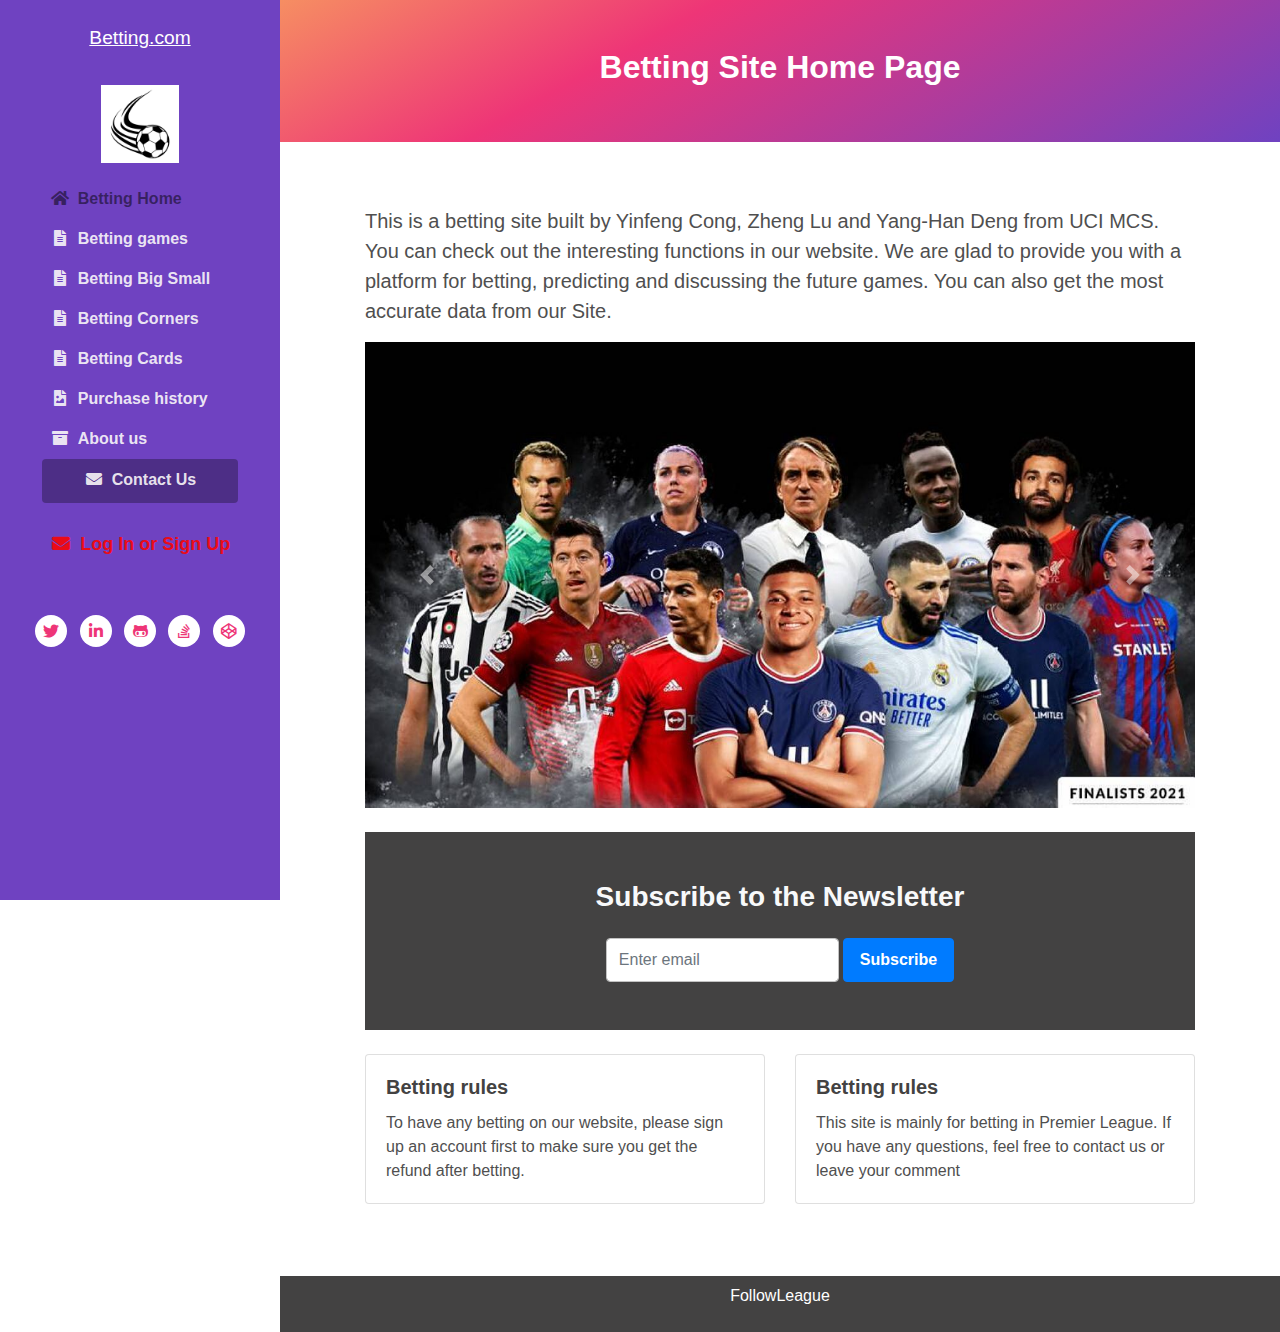
<file: betting-site-28081ba446a0c5a3f91df7e27feb648546dd22d2/index.html>
<!DOCTYPE html>
<html lang="en"> 
<head>
    <title>Betting Website</title>
    <!-- Meta -->
    <meta charset="utf-8">
    <meta http-equiv="X-UA-Compatible" content="IE=edge">
    <meta name="viewport" content="width=device-width, initial-scale=1.0">
    <meta name="description" content="Betting Website">
    <meta name="author" content="https://www.youtube.com/premierleague">    
    <link rel="shortcut icon" href="images/soccer_ball.jpg"> 
    
    <!-- FontAwesome CSS-->
	<link rel="stylesheet" href="https://cdnjs.cloudflare.com/ajax/libs/font-awesome/5.13.0/css/all.min.css">
	<!-- Bootstrap CSS-->
	<link rel="stylesheet" href="https://stackpath.bootstrapcdn.com/bootstrap/4.4.1/css/bootstrap.min.css" integrity="sha384-Vkoo8x4CGsO3+Hhxv8T/Q5PaXtkKtu6ug5TOeNV6gBiFeWPGFN9MuhOf23Q9Ifjh" crossorigin="anonymous">  
	<!-- Theme CSS -->
	<link rel="stylesheet" href="css/style.css">

</head> 

<body>
    
    <header class="header text-center">	    
	    <a class="site-title pt-lg-4 mb-0" href="index.html">Betting.com</a>
        
	    <nav class="navbar navbar-expand-lg navbar-dark" >
           
			<button class="navbar-toggler" type="button" data-toggle="collapse" data-target="#navigation" aria-controls="navigation" aria-expanded="false" aria-label="Toggle navigation">
			<span class="navbar-toggler-icon"></span>
			</button>

			<div id="navigation" class="collapse navbar-collapse flex-column" >
				<img class="mb-3 mx-auto logo" src="images/soccer_ball.jpg" alt="logo" >			
				
				<ul class="navbar-nav flex-column text-sm-center text-md-left">
					<li class="nav-item active">
					    <a class="nav-link" href="index.html"><i class="fas fa-home fa-fw mr-2"></i>Betting Home <span class="sr-only">(current)</span></a>
					</li>
					<li class="nav-item">
					    <a class="nav-link" href="post.html" onclick="return winorloss()"><i class="fas fa-file-alt fa-fw mr-2"></i>Betting games</a>
					</li>
					<li class="nav-item">
						<a class="nav-link" href="bigsmall.html" onclick="return bigsmall()"><i class="fas fa-file-alt fa-fw mr-2"></i>Betting Big Small</a>
					</li>
					<li class="nav-item">
						<a class="nav-link" href="corner.html" onclick="return corner()"><i class="fas fa-file-alt fa-fw mr-2"></i>Betting Corners</a>
					</li>
					<li class="nav-item">
						<a class="nav-link" href="card.html" onclick="return card()"><i class="fas fa-file-alt fa-fw mr-2"></i>Betting Cards</a>
					</li>
					<li class="nav-item">
						<a class="nav-link" href="page.html" id="purchase_history" onclick="return history()"><i class="fas fa-file-image fa-fw mr-2"></i>Purchase history</a>
					</li>
					<li class="nav-item">
					    <a class="nav-link" href="archive.html"><i class="fas fa-archive fa-fw mr-2"></i>About us</a>
					</li>
					<li class="nav-item">
					    <a class="nav-link btn btn-primary" href="contact.html"><i class="fas fa-envelope fa-fw mr-2"></i>Contact Us</a>
					</li>
					<li class="nav-item" id="login_page">
                        <a class="nav-link" id="login-page" href="login.html"><i class = "fas fa-envelope fa-fw mr-2"></i>Log In or Sign Up</a>
                    </li>
				</ul>
				<hr>
				<ul class="social-list list-inline py-3 mx-auto">
					<li class="list-inline-item"><a href="#"><i class="fab fa-twitter fa-fw"></i></a></li>
					<li class="list-inline-item"><a href="#"><i class="fab fa-linkedin-in fa-fw"></i></a></li>
					<li class="list-inline-item"><a href="#"><i class="fab fa-github-alt fa-fw"></i></a></li>
					<li class="list-inline-item"><a href="#"><i class="fab fa-stack-overflow fa-fw"></i></a></li>
					<li class="list-inline-item"><a href="#"><i class="fab fa-codepen fa-fw"></i></a></li>
				</ul>

			</div>
		</nav>
    </header>
    
    <div class="main-wrapper">
	    <header class="page-title theme-bg-light text-center gradient py-5">
			<h1 class="heading">Betting Site Home Page</h1>
		</header>
		<article class="content px-3 py-5 p-md-5">
	    <div class='container'>
			<p class="mt-3 lead">This is a betting site built by Yinfeng Cong, Zheng Lu and Yang-Han Deng from UCI MCS. You can check out the interesting functions in our website. We are glad to provide you with a platform for betting, predicting and discussing the future games. You can also get the most accurate data from our Site.</p>

			<div id="carouselExampleControls" class="carousel slide" data-ride="carousel">
				<div class="carousel-inner">
				  <div class="carousel-item active">
					<img src="images/slider2.jpg" class="d-block w-100" alt="1">
				  </div>
				  <div class="carousel-item">
					<img src="images/slider1.jpg" class="d-block w-100" alt="2">
				  </div>
				  <div class="carousel-item">
					<img src="images/slider3.jpg" class="d-block w-100" alt="3">
				  </div>
				</div>
				<a class="carousel-control-prev" href="#carouselExampleControls" role="button" data-slide="prev">
				  <span class="carousel-control-prev-icon" aria-hidden="true"></span>
				  <span class="sr-only">Previous</span>
				</a>
				<a class="carousel-control-next" href="#carouselExampleControls" role="button" data-slide="next">
				  <span class="carousel-control-next-icon" aria-hidden="true"></span>
				  <span class="sr-only">Next</span>
				</a>
			  </div>
			  <section class="theme-bg-dark py-5 mt-4 text-center">
				<h3 class='text-light d-block'>Subscribe to the Newsletter</h3>
			    <form class="signup-form form-inline justify-content-center pt-3">
                    <div class="form-group">
                        <label class="sr-only" for="semail">Your email</label>
                        <input type="email" id="semail" name="semail1" class="form-control mr-md-1 semail" placeholder="Enter email">
                    </div>
                    <button type="submit" class="btn btn-primary">Subscribe</button>
                </form>
				</section>
			<div class="row row-cols-1 mt-4 row-cols-md-2">
				<div class="col mb-4">
				  <div class="card">
					<div class="card-body">
					  <h5 class="card-title">Betting rules</h5>
					  <p class="card-text">To have any betting on our website, please sign up an account first to make sure you get the refund after betting.</p>
					</div>
				  </div>
				</div>
				<div class="col mb-4">
				  <div class="card">
					<div class="card-body">
					  <h5 class="card-title">Betting rules</h5>
					  <p class="card-text">This site is mainly for betting in Premier League. If you have any questions, feel free to contact us or leave your comment</p>
					</div>
				  </div>
				</div>
		</div>
	    </article>
	    <footer class="footer text-center py-2 theme-bg-dark">
		   
            <p class="copyright"><a href="https://www.youtube.com/premierleague">FollowLeague</a></p>
		   
	    </footer>
    
    </div>
    
    
    <!-- Bootstrap Javascript -->          
	<script src="https://code.jquery.com/jquery-3.4.1.slim.min.js" integrity="sha384-J6qa4849blE2+poT4WnyKhv5vZF5SrPo0iEjwBvKU7imGFAV0wwj1yYfoRSJoZ+n" crossorigin="anonymous"></script>
	<script src="https://cdn.jsdelivr.net/npm/popper.js@1.16.0/dist/umd/popper.min.js" integrity="sha384-Q6E9RHvbIyZFJoft+2mJbHaEWldlvI9IOYy5n3zV9zzTtmI3UksdQRVvoxMfooAo" crossorigin="anonymous"></script>
	<script src="https://stackpath.bootstrapcdn.com/bootstrap/4.4.1/js/bootstrap.min.js" integrity="sha384-wfSDF2E50Y2D1uUdj0O3uMBJnjuUD4Ih7YwaYd1iqfktj0Uod8GCExl3Og8ifwB6" crossorigin="anonymous"></script>
	<script src="js/main.js"></script>
	<script>
		const result = document.cookie.match(/authorization=(\w+)/);
        if(result[1] == 'success'){
        	var log_message = document.getElementById('login-page');
            log_message.innerText = 'Log Out';
        }
	</script>

</body>
</html>
</file>
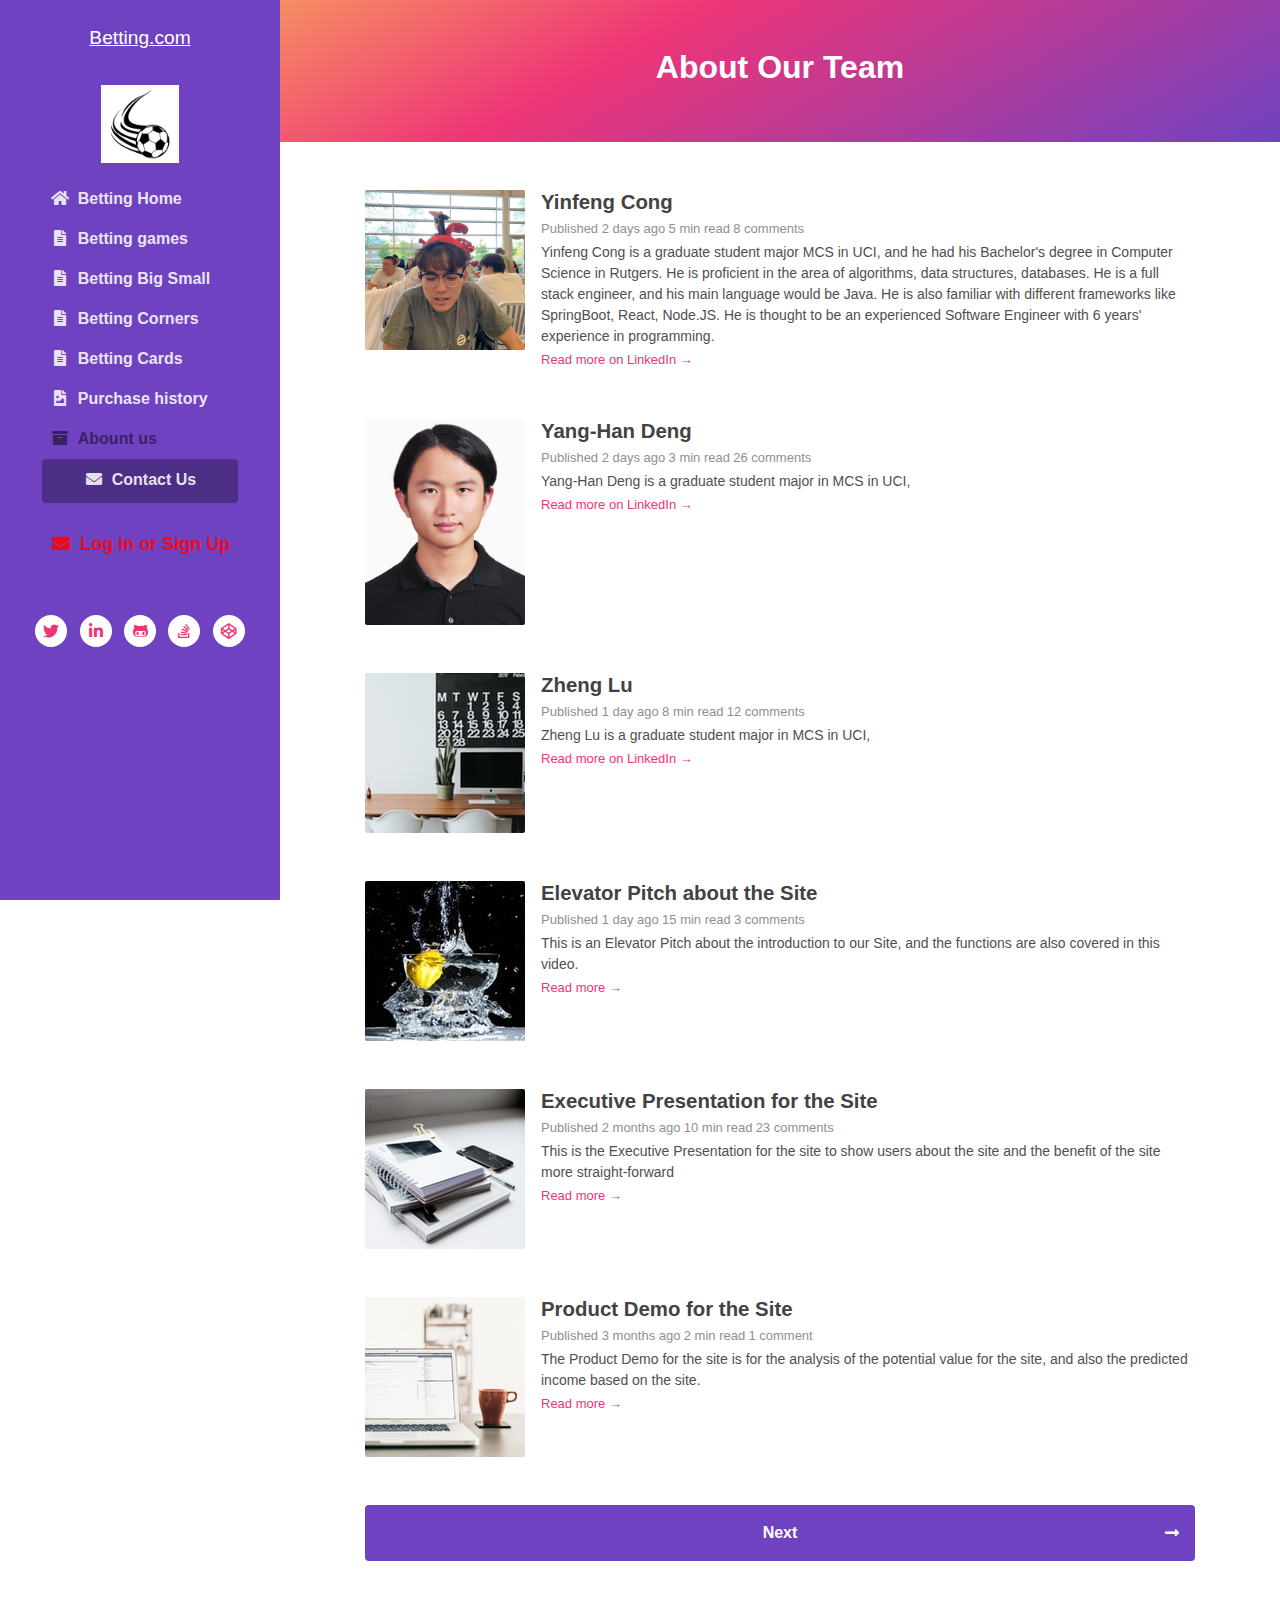
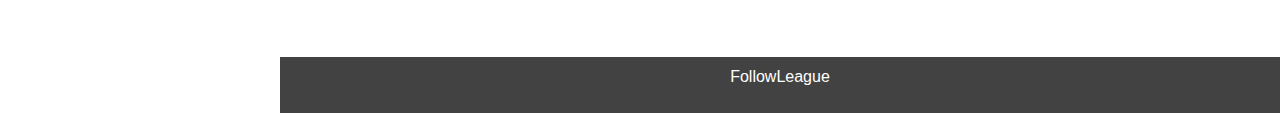
<file: betting-site-28081ba446a0c5a3f91df7e27feb648546dd22d2/archive.html>
<!DOCTYPE html>
<html lang="en"> 
<head>
    <title>Betting Website</title>
    <!-- Meta -->
    <meta charset="utf-8">
    <meta http-equiv="X-UA-Compatible" content="IE=edge">
    <meta name="viewport" content="width=device-width, initial-scale=1.0">
    <meta name="description" content="Betting Website">
    <meta name="author" content="https://www.youtube.com/premierleague">    
    <link rel="shortcut icon" href="images/soccer_ball.jpg"> 
    
    <!-- FontAwesome CSS-->
	<link rel="stylesheet" href="https://cdnjs.cloudflare.com/ajax/libs/font-awesome/5.13.0/css/all.min.css">
	<!-- Bootstrap CSS-->
	<link rel="stylesheet" href="https://stackpath.bootstrapcdn.com/bootstrap/4.4.1/css/bootstrap.min.css" integrity="sha384-Vkoo8x4CGsO3+Hhxv8T/Q5PaXtkKtu6ug5TOeNV6gBiFeWPGFN9MuhOf23Q9Ifjh" crossorigin="anonymous">  
	<!-- Theme CSS -->
	<link rel="stylesheet" href="css/style.css">

</head> 

<body>
    
    <header class="header text-center">	    
	    <a class="site-title pt-lg-4 mb-0" href="index.html">Betting.com</a>
        
	    <nav class="navbar navbar-expand-lg navbar-dark" >
           
			<button class="navbar-toggler" type="button" data-toggle="collapse" data-target="#navigation" aria-controls="navigation" aria-expanded="false" aria-label="Toggle navigation">
			<span class="navbar-toggler-icon"></span>
			</button>

			<div id="navigation" class="collapse navbar-collapse flex-column" >
				<img class="mb-3 mx-auto logo" src="images/soccer_ball.jpg" alt="logo" >			
				
				<ul class="navbar-nav flex-column text-sm-center text-md-left">
					<li class="nav-item">
					    <a class="nav-link" href="index.html"><i class="fas fa-home fa-fw mr-2"></i>Betting Home <span class="sr-only">(current)</span></a>
					</li>
					<li class="nav-item">
					    <a class="nav-link" href="post.html" onclick="return winorloss()"><i class="fas fa-file-alt fa-fw mr-2"></i>Betting games</a>
					</li>
					<li class="nav-item">
						<a class="nav-link" href="bigsmall.html" onclick="return bigsmall()"><i class="fas fa-file-alt fa-fw mr-2"></i>Betting Big Small</a>
					</li>
					<li class="nav-item">
						<a class="nav-link" href="corner.html" onclick="return corner()"><i class="fas fa-file-alt fa-fw mr-2"></i>Betting Corners</a>
					</li>
					<li class="nav-item">
						<a class="nav-link" href="card.html" onclick="return card()"><i class="fas fa-file-alt fa-fw mr-2"></i>Betting Cards</a>
					</li>
					<li class="nav-item">
						<a class="nav-link" href="page.html" id="purchase_history" onclick="return history()"><i class="fas fa-file-image fa-fw mr-2"></i>Purchase history</a>
					</li>
					<li class="nav-item active">
					    <a class="nav-link" href="archive.html"><i class="fas fa-archive fa-fw mr-2"></i>Abount us</a>
					</li>
					<li class="nav-item">
					    <a class="nav-link btn btn-primary" href="contact.html"><i class="fas fa-envelope fa-fw mr-2"></i>Contact Us</a>
					</li>
					<li class="nav-item" id="login_page">
                        <a class="nav-link" id="login-page" href="login.html"><i class = "fas fa-envelope fa-fw mr-2"></i>Log In or Sign Up</a>
                    </li>
				</ul>
				<hr>
				<ul class="social-list list-inline py-3 mx-auto">
					<li class="list-inline-item"><a href="#"><i class="fab fa-twitter fa-fw"></i></a></li>
					<li class="list-inline-item"><a href="#"><i class="fab fa-linkedin-in fa-fw"></i></a></li>
					<li class="list-inline-item"><a href="#"><i class="fab fa-github-alt fa-fw"></i></a></li>
					<li class="list-inline-item"><a href="#"><i class="fab fa-stack-overflow fa-fw"></i></a></li>
					<li class="list-inline-item"><a href="#"><i class="fab fa-codepen fa-fw"></i></a></li>
				</ul>

			</div>
		</nav>
    </header>
    
    <div class="main-wrapper">
	    <header class="page-title theme-bg-light text-center gradient py-5">
			<h1 class="heading">About Our Team</h1>
		</header>
	    <section class="content px-3 py-5 p-md-5">
		    <div class="container">
			    <div class="post mb-5">
				    <div class="media">
					    <img class="mr-3 img-fluid post-thumb d-none d-md-flex" src="images/thumbs/1.jpg" alt="image">
					    <div class="media-body">
						    <h3 class="title mb-1"><a href="post.html">Yinfeng Cong</a></h3>
						    <div class="meta mb-1"><span class="date">Published 2 days ago</span><span class="time">5 min read</span><span class="comment"><a href="#">8 comments</a></span></div>
						    <div class="intro">Yinfeng Cong is a graduate student major MCS in UCI, and he had his Bachelor's degree in Computer Science in Rutgers.
								He is proficient in the area of algorithms, data structures, databases. He is a full stack engineer, and his main language would be Java. He is also familiar with different frameworks like SpringBoot, React, Node.JS.
								He is thought to be an experienced Software Engineer with 6 years' experience in programming.
							</div>
						    <a class="more-link" href="https://www.linkedin.com/in/yinfengcong/">Read more on LinkedIn &rarr;</a>
					    </div><!--//media-body-->
				    </div><!--//media-->
			    </div>
			    <div class="post mb-5">
				    <div class="media">
					    <img class="mr-3 img-fluid post-thumb d-none d-md-flex" src="images/thumbs/2.jpg" alt="image">
					    <div class="media-body">
						    <h3 class="title mb-1"><a href="post.html">Yang-Han Deng</a></h3>
						    <div class="meta mb-1"><span class="date">Published 2 days ago</span><span class="time">3 min read</span><span class="comment"><a href="#">26 comments</a></span></div>
						    <div class="intro">Yang-Han Deng is a graduate student major in MCS in UCI, </div>
						    <a class="more-link" href="https://www.linkedin.com/in/yanghandeng">Read more on LinkedIn &rarr;</a>
					    </div><!--//media-body-->
				    </div><!--//media-->
			    </div>
			    
			    <div class="post mb-5">
				    <div class="media">
					    <img class="mr-3 img-fluid post-thumb d-none d-md-flex" src="images/thumbs/3.jpg" alt="image">
					    <div class="media-body">
						    <h3 class="title mb-1"><a href="post.html">Zheng Lu</a></h3>
						    <div class="meta mb-1"><span class="date">Published 1 day ago</span><span class="time">8 min read</span><span class="comment"><a href="#">12 comments</a></span></div>
						    <div class="intro">Zheng Lu is a graduate student major in MCS in UCI,</div>
						    <a class="more-link" href="https://www.linkedin.com/in/zhengdaniellu/">Read more on LinkedIn &rarr;</a>
					    </div><!--//media-body-->
				    </div><!--//media-->
			    </div>
			    <div class="post mb-5">
				    <div class="media">
					    <img class="mr-3 img-fluid post-thumb d-none d-md-flex" src="images/thumbs/4.jpg" alt="image">
					    <div class="media-body">
						    <h3 class="title mb-1"><a href="post.html">Elevator Pitch about the Site</a></h3>
						    <div class="meta mb-1"><span class="date">Published 1 day ago</span><span class="time">15 min read</span><span class="comment"><a href="#">3 comments</a></span></div>
						    <div class="intro">This is an Elevator Pitch about the introduction to our Site, and the functions are also covered in this video.</div>
						    <a class="more-link" href="post.html">Read more &rarr;</a>
					    </div><!--//media-body-->
				    </div><!--//media-->
			    </div>
			    
			    <div class="post mb-5">
				    <div class="media">
					    <img class="mr-3 img-fluid post-thumb d-none d-md-flex" src="images/thumbs/5.jpg" alt="image">
					    <div class="media-body">
						    <h3 class="title mb-1"><a href="post.html">Executive Presentation for the Site</a></h3>
						    <div class="meta mb-1"><span class="date">Published 2 months ago</span><span class="time">10 min read</span><span class="comment"><a href="#">23 comments</a></span></div>
						    <div class="intro">This is the Executive Presentation for the site to show users about the site and the benefit of the site more straight-forward</div>
						    <a class="more-link" href="post.html">Read more &rarr;</a>
					    </div><!--//media-body-->
				    </div><!--//media-->
			    </div>
			    
			    <div class="post">
				    <div class="media">
					    <img class="mr-3 img-fluid post-thumb d-none d-md-flex" src="images/thumbs/6.jpg" alt="image">
					    <div class="media-body">
						    <h3 class="title mb-1"><a href="post.html">Product Demo for the Site</a></h3>
						    <div class="meta mb-1"><span class="date">Published 3 months ago</span><span class="time">2 min read</span><span class="comment"><a href="#">1 comment</a></span></div>
						    <div class="intro">The Product Demo for the site is for the analysis of the potential value for the site, and also the predicted income based on the site.</div>
						    <a class="more-link" href="post.html">Read more &rarr;</a>
					    </div><!--//media-body-->
				    </div><!--//media-->
			    </div>
			    
			    <nav class="blog-nav nav nav-justified my-5">
				  <a class="nav-link-prev nav-item nav-link d-none rounded-left" href="#">Previous<i class="arrow-prev fas fa-long-arrow-alt-left"></i></a>
				  <a class="nav-link-next nav-item nav-link rounded" href="post.html">Next<i class="arrow-next fas fa-long-arrow-alt-right"></i></a>
				</nav>
				
		    </div>
	    </section>
	    
	    <footer class="footer text-center py-2 theme-bg-dark">
		   
            <p class="copyright"><a href="https://www.youtube.com/premierleague">FollowLeague</a></p>
		   
	    </footer>
    
    </div><!--//main-wrapper-->
    
    
    <!-- Bootstrap Javascript -->          
	<script src="https://code.jquery.com/jquery-3.4.1.slim.min.js" integrity="sha384-J6qa4849blE2+poT4WnyKhv5vZF5SrPo0iEjwBvKU7imGFAV0wwj1yYfoRSJoZ+n" crossorigin="anonymous"></script>
	<script src="https://cdn.jsdelivr.net/npm/popper.js@1.16.0/dist/umd/popper.min.js" integrity="sha384-Q6E9RHvbIyZFJoft+2mJbHaEWldlvI9IOYy5n3zV9zzTtmI3UksdQRVvoxMfooAo" crossorigin="anonymous"></script>
	<script src="https://stackpath.bootstrapcdn.com/bootstrap/4.4.1/js/bootstrap.min.js" integrity="sha384-wfSDF2E50Y2D1uUdj0O3uMBJnjuUD4Ih7YwaYd1iqfktj0Uod8GCExl3Og8ifwB6" crossorigin="anonymous"></script>
	<script src="js/main.js"></script>
	<script>
		const result = document.cookie.match(/authorization=(\w+)/);
        if(result[1] == 'success'){
        	var log_message = document.getElementById('login-page');
            log_message.innerText = 'Log Out';
        }
	</script>

</body>
</html>
</file>
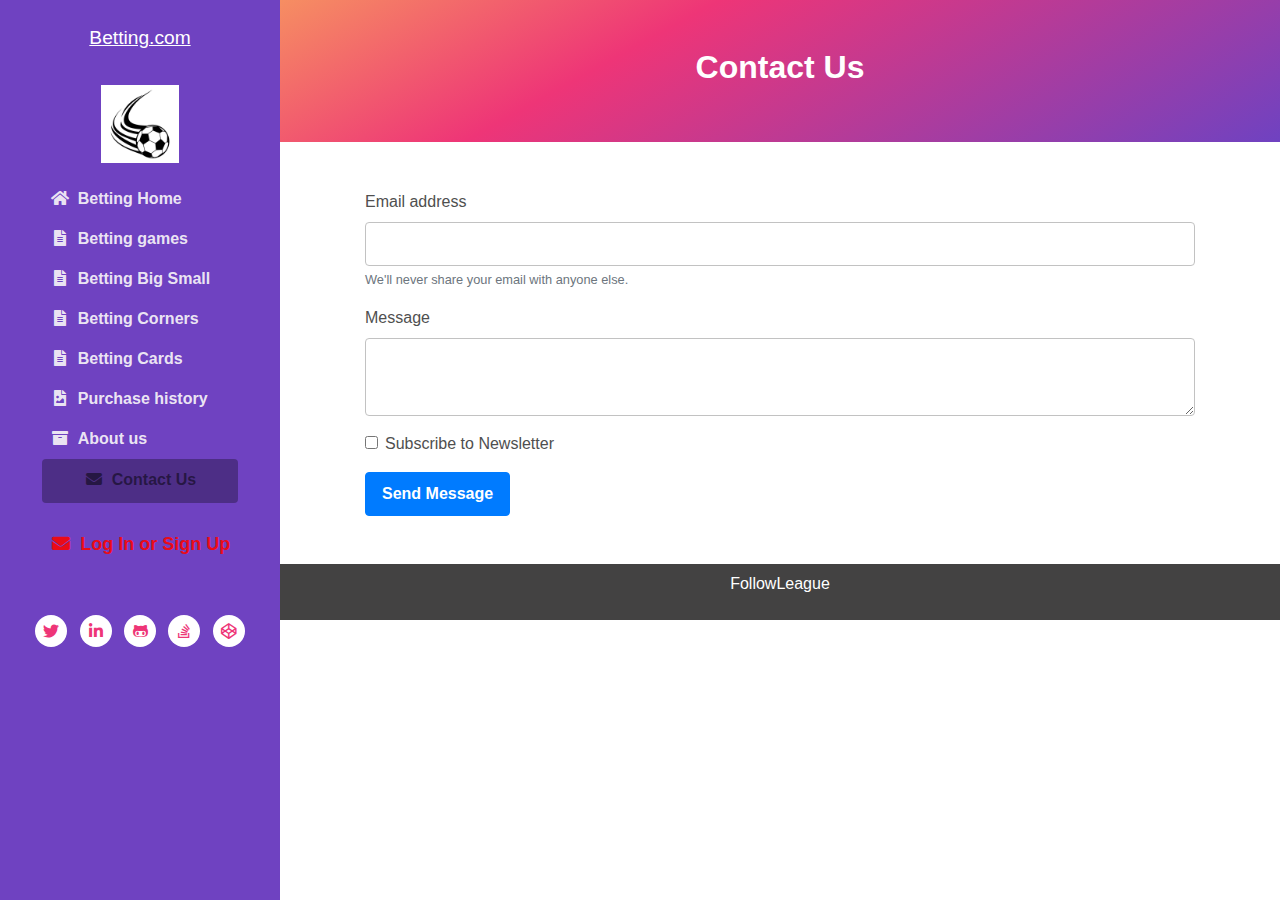
<file: betting-site-28081ba446a0c5a3f91df7e27feb648546dd22d2/contact.html>
<!DOCTYPE html>
<html lang="en"> 
<head>
    <title>Betting Website</title>
    <!-- Meta -->
    <meta charset="utf-8">
    <meta http-equiv="X-UA-Compatible" content="IE=edge">
    <meta name="viewport" content="width=device-width, initial-scale=1.0">
    <meta name="description" content="Betting Website">
    <meta name="author" content="https://www.youtube.com/premierleague">    
    <link rel="shortcut icon" href="images/soccer_ball.jpg"> 
    
    <!-- FontAwesome CSS-->
	<link rel="stylesheet" href="https://cdnjs.cloudflare.com/ajax/libs/font-awesome/5.13.0/css/all.min.css">
	<!-- Bootstrap CSS-->
	<link rel="stylesheet" href="https://stackpath.bootstrapcdn.com/bootstrap/4.4.1/css/bootstrap.min.css" integrity="sha384-Vkoo8x4CGsO3+Hhxv8T/Q5PaXtkKtu6ug5TOeNV6gBiFeWPGFN9MuhOf23Q9Ifjh" crossorigin="anonymous">  
	<!-- Theme CSS -->
	<link rel="stylesheet" href="css/style.css">

</head> 

<body>
    
    <header class="header text-center">	    
	    <a class="site-title pt-lg-4 mb-0" href="index.html">Betting.com</a>
        
	    <nav class="navbar navbar-expand-lg navbar-dark" >
           
			<button class="navbar-toggler" type="button" data-toggle="collapse" data-target="#navigation" aria-controls="navigation" aria-expanded="false" aria-label="Toggle navigation">
			<span class="navbar-toggler-icon"></span>
			</button>

			<div id="navigation" class="collapse navbar-collapse flex-column" >
				<img class="mb-3 mx-auto logo" src="images/soccer_ball.jpg" alt="logo" >			
				
				<ul class="navbar-nav flex-column text-sm-center text-md-left">
					<li class="nav-item">
					    <a class="nav-link" href="index.html"><i class="fas fa-home fa-fw mr-2"></i>Betting Home <span class="sr-only">(current)</span></a>
					</li>
					<li class="nav-item">
					    <a class="nav-link" href="post.html" onclick="return winorloss()"><i class="fas fa-file-alt fa-fw mr-2"></i>Betting games</a>
					</li>
					<li class="nav-item">
						<a class="nav-link" href="bigsmall.html" onclick="return bigsmall()"><i class="fas fa-file-alt fa-fw mr-2"></i>Betting Big Small</a>
					</li>
					<li class="nav-item">
						<a class="nav-link" href="corner.html" onclick="return corner()"><i class="fas fa-file-alt fa-fw mr-2"></i>Betting Corners</a>
					</li>
					<li class="nav-item">
						<a class="nav-link" href="card.html" onclick="return card()"><i class="fas fa-file-alt fa-fw mr-2"></i>Betting Cards</a>
					</li>
					<li class="nav-item">
						<a class="nav-link" href="page.html" id="purchase_history" onclick="return history()"><i class="fas fa-file-image fa-fw mr-2"></i>Purchase history</a>
					</li>
					<li class="nav-item">
					    <a class="nav-link" href="archive.html"><i class="fas fa-archive fa-fw mr-2"></i>About us</a>
					</li>
					<li class="nav-item active">
					    <a class="nav-link btn btn-primary" href="contact.html"><i class="fas fa-envelope fa-fw mr-2"></i>Contact Us</a>
					</li>
					<li class="nav-item" id="login_page">
                        <a class="nav-link" id="login-page" href="login.html"><i class = "fas fa-envelope fa-fw mr-2"></i>Log In or Sign Up</a>
                    </li>
				</ul>
				<hr>
				<ul class="social-list list-inline py-3 mx-auto">
					<li class="list-inline-item"><a href="#"><i class="fab fa-twitter fa-fw"></i></a></li>
					<li class="list-inline-item"><a href="#"><i class="fab fa-linkedin-in fa-fw"></i></a></li>
					<li class="list-inline-item"><a href="#"><i class="fab fa-github-alt fa-fw"></i></a></li>
					<li class="list-inline-item"><a href="#"><i class="fab fa-stack-overflow fa-fw"></i></a></li>
					<li class="list-inline-item"><a href="#"><i class="fab fa-codepen fa-fw"></i></a></li>
				</ul>

			</div>
		</nav>
    </header>
    
    <div class="main-wrapper">
	    <header class="page-title theme-bg-light text-center gradient py-5">
			<h1 class="heading">Contact Us</h1>
		</header>
	    <article class="about-section py-5">
		    <div class="container">			    
				<form>
					<div class="form-group">
					  <label for="exampleInputEmail1">Email address</label>
					  <input type="email" class="form-control" id="exampleInputEmail1" aria-describedby="emailHelp">
					  <small id="emailHelp" class="form-text text-muted">We'll never share your email with anyone else.</small>
					</div>
					<div class="form-group">
					  <label for="exampleMessage">Message</label>
					  <textarea class="form-control" id="exampleMessage"></textarea>
					</div>
					<div class="form-group form-check">
					  <input type="checkbox" class="form-check-input" id="exampleCheck1">
					  <label class="form-check-label" for="exampleCheck1">Subscribe to Newsletter</label>
					</div>
					<button type="submit" class="btn btn-primary">Send Message</button>
				  </form>
		    </div>
	    </article>
	    
	    
	    
	    <footer class="footer text-center py-2 theme-bg-dark">
		   
            <p class="copyright"><a href="https://www.youtube.com/premierleague">FollowLeague</a></p>
		   
	    </footer>
    
    </div><!--//main-wrapper-->
    
    
    <!-- Bootstrap Javascript -->          
	<script src="https://code.jquery.com/jquery-3.4.1.slim.min.js" integrity="sha384-J6qa4849blE2+poT4WnyKhv5vZF5SrPo0iEjwBvKU7imGFAV0wwj1yYfoRSJoZ+n" crossorigin="anonymous"></script>
	<script src="https://cdn.jsdelivr.net/npm/popper.js@1.16.0/dist/umd/popper.min.js" integrity="sha384-Q6E9RHvbIyZFJoft+2mJbHaEWldlvI9IOYy5n3zV9zzTtmI3UksdQRVvoxMfooAo" crossorigin="anonymous"></script>
	<script src="https://stackpath.bootstrapcdn.com/bootstrap/4.4.1/js/bootstrap.min.js" integrity="sha384-wfSDF2E50Y2D1uUdj0O3uMBJnjuUD4Ih7YwaYd1iqfktj0Uod8GCExl3Og8ifwB6" crossorigin="anonymous"></script>
	<script src="js/main.js"></script>
	<script>
		const result = document.cookie.match(/authorization=(\w+)/);
        if(result[1] == 'success'){
        	var log_message = document.getElementById('login-page');
            log_message.innerText = 'Log Out';
        }
	</script>

</body>
</html>
</file>
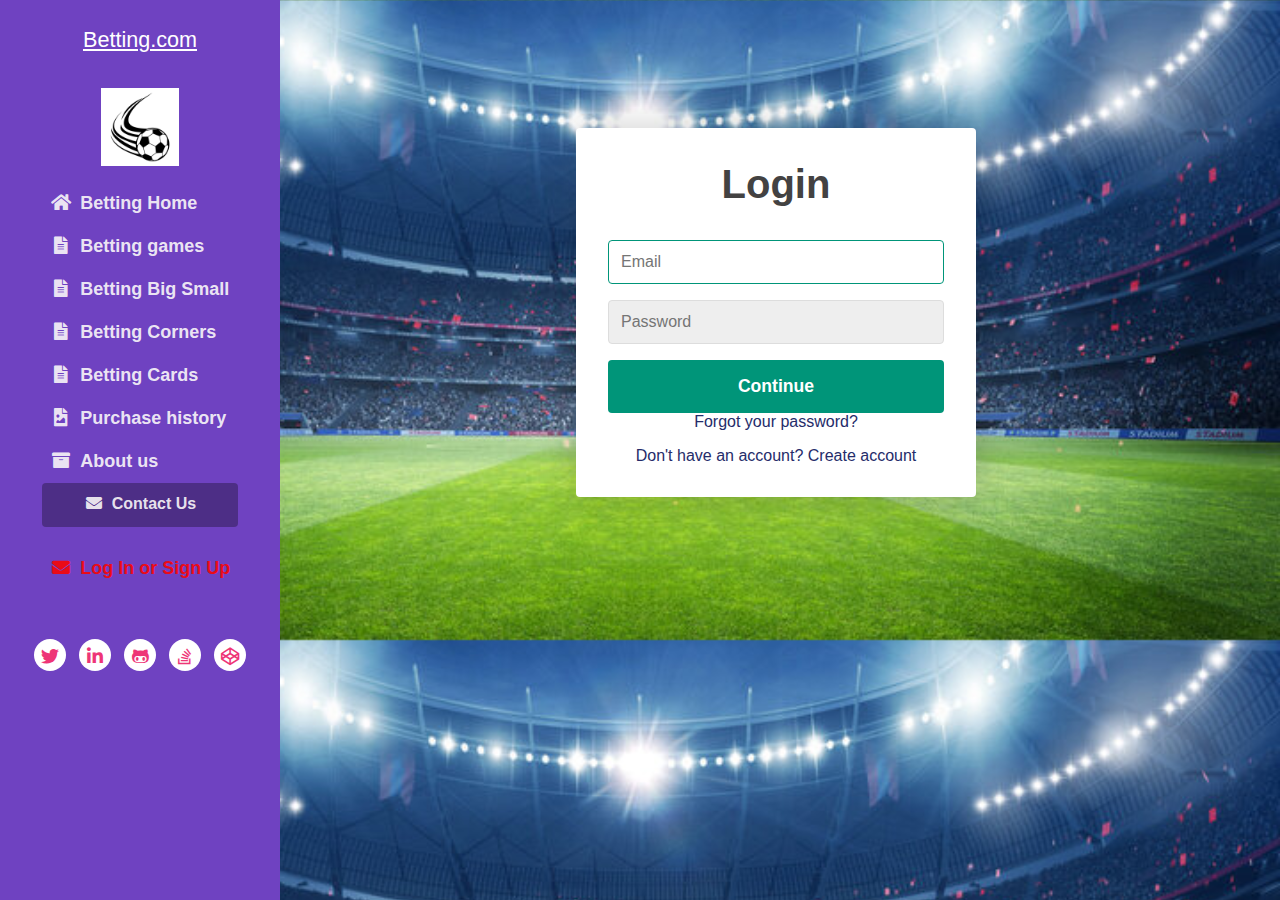
<file: betting-site-28081ba446a0c5a3f91df7e27feb648546dd22d2/login.html>
<!DOCTYPE html>
<html lang="en"> 
<head>
    <title>Betting Website</title>
    <!-- Meta -->
    <meta charset="utf-8">
    <meta http-equiv="X-UA-Compatible" content="IE=edge">
    <meta name="viewport" content="width=device-width, initial-scale=1.0">
    <meta name="description" content="Betting Website">
    <meta name="author" content="https://www.youtube.com/premierleague">    
    <link rel="shortcut icon" href="images/soccer_ball.jpg"> 
    
    <!-- FontAwesome CSS-->
	<link rel="stylesheet" href="https://cdnjs.cloudflare.com/ajax/libs/font-awesome/5.13.0/css/all.min.css">
	<!-- Bootstrap CSS-->
	<link rel="stylesheet" href="https://stackpath.bootstrapcdn.com/bootstrap/4.4.1/css/bootstrap.min.css" integrity="sha384-Vkoo8x4CGsO3+Hhxv8T/Q5PaXtkKtu6ug5TOeNV6gBiFeWPGFN9MuhOf23Q9Ifjh" crossorigin="anonymous">  
	<!-- Theme CSS -->
	<link rel="stylesheet" href="css/style.css">

</head> 

<body id="login_body">
    
    <header class="header text-center">	    
	    <a class="site-title pt-lg-4 mb-0" href="index.html">Betting.com</a>
        
	    <nav class="navbar navbar-expand-lg navbar-dark" >
           
			<button class="navbar-toggler" type="button" data-toggle="collapse" data-target="#navigation" aria-controls="navigation" aria-expanded="false" aria-label="Toggle navigation">
			<span class="navbar-toggler-icon"></span>
			</button>

			<div id="navigation" class="collapse navbar-collapse flex-column" >
				<img class="mb-3 mx-auto logo" src="images/soccer_ball.jpg" alt="logo" >			
				
				<ul class="navbar-nav flex-column text-sm-center text-md-left">
					<li class="nav-item">
					    <a class="nav-link" href="index.html"><i class="fas fa-home fa-fw mr-2"></i>Betting Home <span class="sr-only">(current)</span></a>
					</li>
					<li class="nav-item">
					    <a class="nav-link" href="post.html" onclick="return winorloss()"><i class="fas fa-file-alt fa-fw mr-2"></i>Betting games</a>
					</li>
                    <li class="nav-item">
						<a class="nav-link" href="bigsmall.html" onclick="return bigsmall()"><i class="fas fa-file-alt fa-fw mr-2"></i>Betting Big Small</a>
					</li>
					<li class="nav-item">
						<a class="nav-link" href="corner.html" onclick="return corner()"><i class="fas fa-file-alt fa-fw mr-2"></i>Betting Corners</a>
					</li>
					<li class="nav-item">
						<a class="nav-link" href="card.html" onclick="return card()"><i class="fas fa-file-alt fa-fw mr-2"></i>Betting Cards</a>
					</li>
					<li class="nav-item">
						<a class="nav-link" href="page.html" id="purchase_history" onclick="return history()"><i class="fas fa-file-image fa-fw mr-2"></i>Purchase history</a>
					</li>
					<li class="nav-item">
					    <a class="nav-link" href="archive.html"><i class="fas fa-archive fa-fw mr-2"></i>About us</a>
					</li>
					<li class="nav-item">
					    <a class="nav-link btn btn-primary" href="contact.html"><i class="fas fa-envelope fa-fw mr-2"></i>Contact Us</a>
					</li>
                    <li class="nav-item" id="login_page">
                        <a class="nav-link" id="login-page" href="login.html"><i class = "fas fa-envelope fa-fw mr-2"></i>Log In or Sign Up</a>
                    </li>
				</ul>
				<hr>
				<ul class="social-list list-inline py-3 mx-auto">
					<li class="list-inline-item"><a href="#"><i class="fab fa-twitter fa-fw"></i></a></li>
					<li class="list-inline-item"><a href="#"><i class="fab fa-linkedin-in fa-fw"></i></a></li>
					<li class="list-inline-item"><a href="#"><i class="fab fa-github-alt fa-fw"></i></a></li>
					<li class="list-inline-item"><a href="#"><i class="fab fa-stack-overflow fa-fw"></i></a></li>
					<li class="list-inline-item"><a href="#"><i class="fab fa-codepen fa-fw"></i></a></li>
				</ul>

			</div>
		</nav>
    </header>

    <div class="login_container" id="login_form">
        <form class="form" id="login">
            <h1 class="form__title">Login</h1>
            <div class="form__message form__message--error"></div>
            <div class="form__input-group">
                <input type="text" class="form__input" autofocus placeholder="Email" id="login_email">
                <div class="form__input-error-message"></div>
            </div>
            <div class="form__input-group">
                <input type="password" class="form__input" autofocus placeholder="Password" id="login_pwd">
                <div class="form__input-error-message"></div>
            </div>
            <button class="form__button" id="login_button" type="submit" onclick="login()">Continue</button>
            <p class="form__text">
                <a href="#" class="form__link" id="forgot">Forgot your password?</a>
            </p>
            <p class="form__text">
                <a class="form__link" href="signup.html" id="linkCreateAccount">Don't have an account? Create account</a>
            </p>
        </form>
        <form class="form form--hidden" id="createAccount">
            <h1 class="form__title">Create Account</h1>
            <div class="form__message form__message--error"></div>
            <div class="form__input-group">
                <input type="text" class="form__input" autofocus placeholder="Username" id="signup_username">
                <div class="form__input-error-message"></div>
            </div>
			<div class="form__input-group">
                <input type="text" class="form__input" autofocus placeholder="Real Name" id="signup_realname">
                <div class="form__input-error-message"></div>
            </div>
            <div class="form__input-group">
                <input type="text" class="form__input" autofocus placeholder="Email Address" id="signup_email">
                <div class="form__input-error-message"></div>
            </div>
            <div class="form__input-group">
                <input type="password" class="form__input" autofocus placeholder="Password" id="signup_pwd">
                <div class="form__input-error-message"></div>
            </div>
            <div class="form__input-group">
                <input type="password" class="form__input" autofocus placeholder="Confirm Password" id="rpt_pwd">
                <div class="form__input-error-message"></div>
            </div>
			<div class="form__input-group">
                <input type="number" class="form__input" autofocus placeholder="Age" id="signup_age">
                <div class="form__input-error-message"></div>
            </div>
			<div class="form__input-group">
                <input type="text" class="form__input" autofocus placeholder="Phone number" id="signup_phone">
                <div class="form__input-error-message"></div>
            </div>
			<div class="form__input-group">
                <input type="text" class="form__input" autofocus placeholder="Address" id="signup_address">
                <div class="form__input-error-message"></div>
            </div>
            <button class="form__button" id="signup_button" type="submit" onclick="signup()">Continue</button>
            <p class="form__text">
                <a class="form__link" href="login.html" id="linkLogin">Already have an account? Sign in</a>
            </p>
        </form>
    </div>
    
    <!--<div class="main-wrapper">
	    <header class="page-title theme-bg-light text-center gradient py-5">
			<h1 class="heading">Purchase History</h1>
		</header>
		<section class="theme-bg-dark py-5 text-center text-light">
			    <form class="signup-form form-inline justify-content-center pt-3">
                    <div class="form-group">
                        <label class="sr-only" for="semail">Your email</label>
                        <input type="email" id="semail" name="semail1" class="form-control mr-md-1 semail" placeholder="Enter email">
                    </div>
                    <button type="submit" class="btn btn-primary">Subscribe</button>
                </form>
	    </section>
	    <article class="about-section content px-3 py-5 p-md-5">
		    <div class="container">			    
			    <p>Lorem ipsum dolor sit amet, consectetuer adipiscing elit. Aenean commodo ligula eget dolor. Aenean massa. Cum sociis natoque penatibus et magnis dis parturient montes, nascetur ridiculus mus. Donec quam felis, ultricies nec, pellentesque eu, pretium quis, sem. Nulla consequat massa quis enim. Donec pede justo, fringilla vel, aliquet nec, vulputate eget, arcu. In enim justo, rhoncus ut, imperdiet a, venenatis vitae, justo. Nullam dictum felis eu pede mollis pretium. Integer tincidunt. Cras dapibus. Vivamus elementum semper nisi. Aenean vulputate eleifend tellus. </p>
			    <figure><img class="img-fluid" src="images/about-me.jpg" alt="image"></figure>
			    <h5 class="mt-5">About The Blog</h5>
			    <p>Vivamus elementum semper nisi. Aenean vulputate eleifend tellus. Aenean leo ligula, porttitor eu, consequat vitae, eleifend ac, enim. Aliquam lorem ante, dapibus in, viverra quis, feugiat a, tellus. Phasellus viverra nulla ut metus varius laoreet. Quisque rutrum. Aenean imperdiet. Etiam ultricies nisi vel augue. Curabitur ullamcorper ultricies nisi. Nam eget dui. Etiam rhoncus. Maecenas tempus, tellus eget condimentum rhoncus, sem quam semper libero, sit amet adipiscing sem neque sed ipsum. Nam quam nunc, blandit vel, luctus pulvinar, hendrerit id, lorem. Maecenas nec odio et ante tincidunt tempus. Donec vitae sapien ut libero venenatis faucibus. Nullam quis ante. Etiam sit amet orci eget eros faucibus tincidunt. Duis leo. Sed fringilla mauris sit amet nibh. Donec sodales sagittis magna. Sed consequat, leo eget bibendum sodales, augue velit cursus nunc, quis gravida magna mi a libero. Fusce vulputate eleifend sapien. Vestibulum purus quam, scelerisque ut, mollis sed, nonummy id, metus.</p>
			    <h5 class="mt-5">My Skills and Experiences</h5>
			    <p>Vivamus elementum semper nisi. Aenean vulputate eleifend tellus. Aenean leo ligula, porttitor eu, consequat vitae, eleifend ac, enim. Aliquam lorem ante, dapibus in, viverra quis, feugiat a, tellus. Phasellus viverra nulla ut metus varius laoreet. Quisque rutrum. Aenean imperdiet. Etiam ultricies nisi vel augue. Curabitur ullamcorper ultricies nisi.</p>
			    <h5 class="mt-5">Side Projects</h5>
			    <p>Vivamus elementum semper nisi. Aenean vulputate eleifend tellus. Aenean leo ligula, porttitor eu, consequat vitae, eleifend ac, enim. Aliquam lorem ante, dapibus in, viverra quis, feugiat a, tellus. Phasellus viverra nulla ut metus varius laoreet. Quisque rutrum. Aenean imperdiet. Etiam ultricies nisi vel augue. Curabitur ullamcorper ultricies nisi.</p>
			    
		    </div>
	    </article>
	    
	    
	    
	    <footer class="footer text-center py-2 theme-bg-dark">
		   
            <p class="copyright"><a href="https://www.youtube.com/premierleague">FollowLeague</a></p>
		   
	    </footer>
    
    </div>//main-wrapper-->
    
    
    <!-- Bootstrap Javascript -->          
	<script src="https://code.jquery.com/jquery-3.4.1.slim.min.js" integrity="sha384-J6qa4849blE2+poT4WnyKhv5vZF5SrPo0iEjwBvKU7imGFAV0wwj1yYfoRSJoZ+n" crossorigin="anonymous"></script>
	<script src="https://cdn.jsdelivr.net/npm/popper.js@1.16.0/dist/umd/popper.min.js" integrity="sha384-Q6E9RHvbIyZFJoft+2mJbHaEWldlvI9IOYy5n3zV9zzTtmI3UksdQRVvoxMfooAo" crossorigin="anonymous"></script>
	<script src="https://stackpath.bootstrapcdn.com/bootstrap/4.4.1/js/bootstrap.min.js" integrity="sha384-wfSDF2E50Y2D1uUdj0O3uMBJnjuUD4Ih7YwaYd1iqfktj0Uod8GCExl3Og8ifwB6" crossorigin="anonymous"></script>
	<script src="js/main.js"></script>
    <script>
        const result = document.cookie.match(/authorization=(\w+)/);
        if(result[1] == 'success'){
            var login_info = document.getElementById('login_form');
            var log_message = document.getElementById('login-page');
            log_message.innerText = 'Log Out';
            login_info.innerHTML = '';
            var h3 = document.createElement('h3');
            h3.innerText = 'Return to home page automatically in 3 seconds.';
            login_info.append(h3);
            var r = confirm("Are you sure to log out?");
            if(r == true){
                document.cookie = "authorization=success; expires=Thu, 01 Jan 1970 00:00:00 UTC;";
                alert("you have successfully log out");
            }
            tiaotrigger();
        }
    </script>

</body>
</html>
</file>
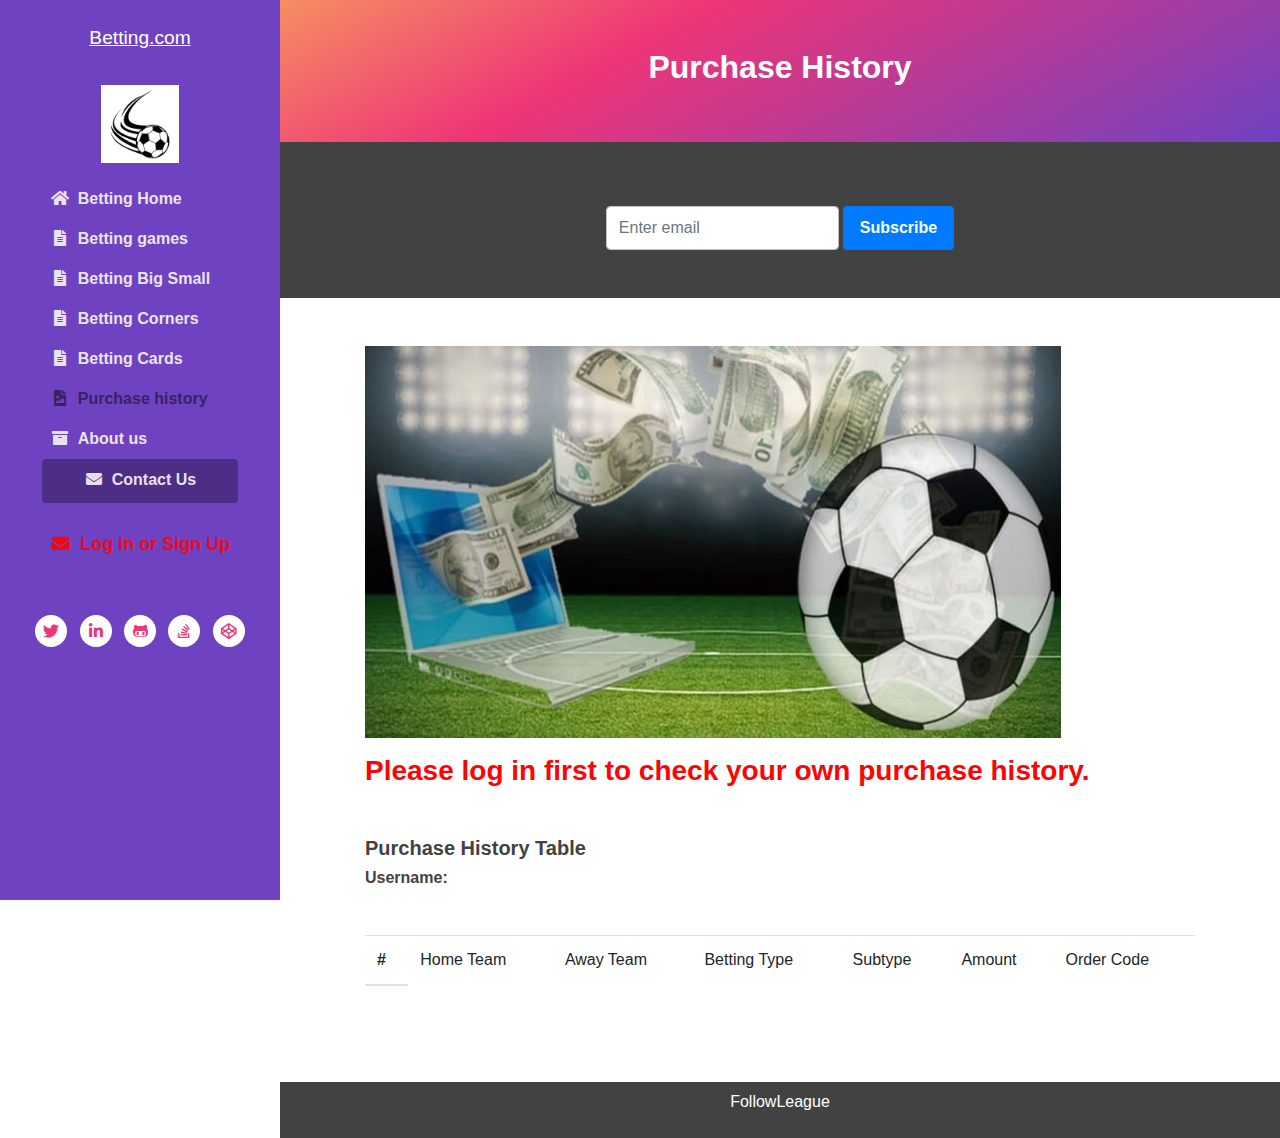
<file: betting-site-28081ba446a0c5a3f91df7e27feb648546dd22d2/page.html>
<!DOCTYPE html>
<html lang="en"> 
<head>
    <title>Betting Website</title>
    <!-- Meta -->
    <meta charset="utf-8">
    <meta http-equiv="X-UA-Compatible" content="IE=edge">
    <meta name="viewport" content="width=device-width, initial-scale=1.0">
    <meta name="description" content="Betting Website">
    <meta name="author" content="https://www.youtube.com/premierleague">    
    <link rel="shortcut icon" href="images/soccer_ball.jpg"> 
    
    <!-- FontAwesome CSS-->
	<link rel="stylesheet" href="https://cdnjs.cloudflare.com/ajax/libs/font-awesome/5.13.0/css/all.min.css">
	<!-- Bootstrap CSS-->
	<link rel="stylesheet" href="https://stackpath.bootstrapcdn.com/bootstrap/4.4.1/css/bootstrap.min.css" integrity="sha384-Vkoo8x4CGsO3+Hhxv8T/Q5PaXtkKtu6ug5TOeNV6gBiFeWPGFN9MuhOf23Q9Ifjh" crossorigin="anonymous">  
	<!-- Theme CSS -->
	<link rel="stylesheet" href="css/style.css">

</head> 

<body>
    
    <header class="header text-center">	    
	    <a class="site-title pt-lg-4 mb-0" href="index.html">Betting.com</a>
        
	    <nav class="navbar navbar-expand-lg navbar-dark" >
           
			<button class="navbar-toggler" type="button" data-toggle="collapse" data-target="#navigation" aria-controls="navigation" aria-expanded="false" aria-label="Toggle navigation">
			<span class="navbar-toggler-icon"></span>
			</button>

			<div id="navigation" class="collapse navbar-collapse flex-column" >
				<img class="mb-3 mx-auto logo" src="images/soccer_ball.jpg" alt="logo" >			
				
				<ul class="navbar-nav flex-column text-sm-center text-md-left">
					<li class="nav-item">
					    <a class="nav-link" href="index.html"><i class="fas fa-home fa-fw mr-2"></i>Betting Home <span class="sr-only">(current)</span></a>
					</li>
					<li class="nav-item">
					    <a class="nav-link" href="post.html" onclick="return winorloss()"><i class="fas fa-file-alt fa-fw mr-2"></i>Betting games</a>
					</li>
					<li class="nav-item">
						<a class="nav-link" href="bigsmall.html" onclick="return bigsmall()"><i class="fas fa-file-alt fa-fw mr-2"></i>Betting Big Small</a>
					</li>
					<li class="nav-item">
						<a class="nav-link" href="corner.html" onclick="return corner()"><i class="fas fa-file-alt fa-fw mr-2"></i>Betting Corners</a>
					</li>
					<li class="nav-item">
						<a class="nav-link" href="card.html" onclick="return card()"><i class="fas fa-file-alt fa-fw mr-2"></i>Betting Cards</a>
					</li>
					<li class="nav-item active">
						<a class="nav-link" href="page.html" id="purchase_history" onclick="return history()"><i class="fas fa-file-image fa-fw mr-2"></i>Purchase history</a>
					</li>
					<li class="nav-item">
					    <a class="nav-link" href="archive.html"><i class="fas fa-archive fa-fw mr-2"></i>About us</a>
					</li>
					<li class="nav-item">
					    <a class="nav-link btn btn-primary" href="contact.html"><i class="fas fa-envelope fa-fw mr-2"></i>Contact Us</a>
					</li>
					<li class="nav-item" id="login_page">
                        <a class="nav-link" id="login-page" href="login.html"><i class = "fas fa-envelope fa-fw mr-2"></i>Log In or Sign Up</a>
                    </li>
				</ul>
				<hr>
				<ul class="social-list list-inline py-3 mx-auto">
					<li class="list-inline-item"><a href="#"><i class="fab fa-twitter fa-fw"></i></a></li>
					<li class="list-inline-item"><a href="#"><i class="fab fa-linkedin-in fa-fw"></i></a></li>
					<li class="list-inline-item"><a href="#"><i class="fab fa-github-alt fa-fw"></i></a></li>
					<li class="list-inline-item"><a href="#"><i class="fab fa-stack-overflow fa-fw"></i></a></li>
					<li class="list-inline-item"><a href="#"><i class="fab fa-codepen fa-fw"></i></a></li>
				</ul>

			</div>
		</nav>
    </header>
    
    <div class="main-wrapper">
	    <header class="page-title theme-bg-light text-center gradient py-5">
			<h1 class="heading">Purchase History</h1>
		</header>
		<section class="theme-bg-dark py-5 text-center text-light">
			    <form class="signup-form form-inline justify-content-center pt-3">
                    <div class="form-group">
                        <label class="sr-only" for="semail">Your email</label>
                        <input type="email" id="semail" name="semail1" class="form-control mr-md-1 semail" placeholder="Enter email">
                    </div>
                    <button type="submit" class="btn btn-primary">Subscribe</button>
                </form>
	    </section>
	    <article class="about-section content px-3 py-5 p-md-5">
		    <div class="container">	
				<figure><img class="img-fluid" src="images/soccer betting_image.jpg" alt="image"></figure>		    
			    <h3 id="warning-message">Please log in first to check your own purchase history. </h3>
			    <!--<figure><img class="img-fluid" src="images/soccer betting_image.jpg" alt="image"></figure>-->
			    <h5 class="mt-5">Purchase History Table</h5>
				<h6 id="username-purchase">Username:</h6>
				<div>
					<table class="table table-striped my-5" id="purchase-table">
						<thead>
							<tr>
								<th scope="row">#</th>
								<td>Home Team</td>
								<td>Away Team</td>
								<td>Betting Type</td>
								<td>Subtype</td>
								<td>Amount</td>
								<td>Order Code</td>
							</tr>
						</thead>
						<tbody id="data_purchase_history">
							<!--add information automatically after getting data from back-end-->
						</tbody>
					</table>
				</div>    
		    </div>
	    </article>
	    
	    
	    
	    <footer class="footer text-center py-2 theme-bg-dark">
		   
            <p class="copyright"><a href="https://www.youtube.com/premierleague">FollowLeague</a></p>
		   
	    </footer>
    
    </div><!--//main-wrapper-->
    
    
    <!-- Bootstrap Javascript -->          
	<script src="https://code.jquery.com/jquery-3.4.1.slim.min.js" integrity="sha384-J6qa4849blE2+poT4WnyKhv5vZF5SrPo0iEjwBvKU7imGFAV0wwj1yYfoRSJoZ+n" crossorigin="anonymous"></script>
	<script src="https://cdn.jsdelivr.net/npm/popper.js@1.16.0/dist/umd/popper.min.js" integrity="sha384-Q6E9RHvbIyZFJoft+2mJbHaEWldlvI9IOYy5n3zV9zzTtmI3UksdQRVvoxMfooAo" crossorigin="anonymous"></script>
	<script src="https://stackpath.bootstrapcdn.com/bootstrap/4.4.1/js/bootstrap.min.js" integrity="sha384-wfSDF2E50Y2D1uUdj0O3uMBJnjuUD4Ih7YwaYd1iqfktj0Uod8GCExl3Og8ifwB6" crossorigin="anonymous"></script>
	<script src="js/main.js"></script>
	<script>
		const jwtoken = document.cookie.match(/jwt=([^;]+)/);
		const result = document.cookie.match(/authorization=(\w+)/);
		const access = document.cookie.match(/access=(\w+)/);
		//let len = 0;
		
		var xhr = new XMLHttpRequest();
    	xhr.onreadystatechange = function() {
			if (xhr.readyState == XMLHttpRequest.DONE) {
				//alert(xhr.status)//200, 403
				if(result[1] == "success" && access[1] == 'success'){
					var text = document.getElementById('warning-message');
					text.innerText = "Successfully Log in";
					text.style.color = "green";

					var username = document.getElementById('username-purchase');
					username.innerText = "Email: " + JSON.parse(xhr.response)[0].email;
					username.style.color = "blue";

					const len = JSON.parse(xhr.response).length;
					//data = JSON.parse(xhr.response)[0].id;

					for(let i = 0; i < len; i++){
						var tbody = document.querySelector('#data_purchase_history');
						var tr = document.createElement('tr');
						var td0 = document.createElement('td');
						var td1 = document.createElement('td');
						var td2 = document.createElement('td');
						var td3 = document.createElement('td');
						var td4 = document.createElement('td');
						var td5 = document.createElement('td');
						var td6 = document.createElement('td');

						td0.innerHTML = i + 1;
						td1.innerHTML = JSON.parse(xhr.response)[i].homeTeam;
						td2.innerHTML = JSON.parse(xhr.response)[i].awayTeam;
						td3.innerHTML = JSON.parse(xhr.response)[i].type;
						td4.innerHTML = JSON.parse(xhr.response)[i].subType;
						td5.innerHTML = JSON.parse(xhr.response)[i].amount;
						td6.innerHTML = JSON.parse(xhr.response)[i].id;

						tr.append(td0);
						tr.append(td1);
						tr.append(td2);
						tr.append(td3);
						tr.append(td4);
						tr.append(td5);
						tr.append(td6);
						tbody.append(tr);
					}

					/*var tbody = document.querySelector('#data_purchase_history');
					var tr = document.createElement('tr');
					var td0 = document.createElement('td');
					var td1 = document.createElement('td');
					var td2 = document.createElement('td');
					var td3 = document.createElement('td');
					var td4 = document.createElement('td');
					var td5 = document.createElement('td');
					var td6 = document.createElement('td');

					td0.innerHTML = '1'; //change this num to a count when utilizing later
					td1.innerHTML = 'Arsenal';
					td2.innerHTML = 'Liverpool';
					td3.innerHTML = 'Big or Small';
					td4.innerHTML = 'Big';
					td5.innerHTML = '50000';
					td6.innerHTML = 'UCI MCS';

					tr.append(td0);
					tr.append(td1);
					tr.append(td2);
					tr.append(td3);
					tr.append(td4);
					tr.append(td5);
					tr.append(td6);
					tbody.append(tr);*/
				}
				//alert(data);
			}
    	}
		var url = "http://localhost:8080/api/v1/order/MyOrder";
		xhr.open("GET", url, true);
		xhr.setRequestHeader('Authorization', 'Bearer ' + jwtoken[1]);
		//xhr.setRequestHeader("Content-Type", "application/json");
		xhr.send();

		if(result[1] == 'success'){
        	var log_message = document.getElementById('login-page');
            log_message.innerText = 'Log Out';
        }
	</script>

</body>
</html>
</file>
<file: betting-site-28081ba446a0c5a3f91df7e27feb648546dd22d2/css/style.css>
:root {
    --blue: #007bff;
    --indigo: #6610f2;
    --purple: #6f42c1;
    --pink: #ee3577;
    --red: #dc3545;
    --orange: #f68e62;
    --yellow: #ffc107;
    --green: #28a745;
    --teal: #20c997;
    --cyan: #17a2b8;
    --white: #fff;
    --gray: #767575;
    --gray-dark: #434242;
    --primary: #6f42c1;
    --secondary: #4f4f4f;
    --success: #28a745;
    --info: #17a2b8;
    --warning: #ffc107;
    --danger: #dc3545;
    --light: #c2c2c2;
    --lightgray: #eeeeee;
    --dark: #434242;
    --breakpoint-xs: 0;
    --breakpoint-sm: 576px;
    --breakpoint-md: 768px;
    --breakpoint-lg: 992px;
    --breakpoint-xl: 1200px;
    --font-family-sans-serif: -apple-system, BlinkMacSystemFont, "Segoe UI", Roboto, "Helvetica Neue", Arial, "Noto Sans", sans-serif, "Apple Color Emoji", "Segoe UI Emoji", "Segoe UI Symbol", "Noto Color Emoji";
    --font-family-monospace: SFMono-Regular, Menlo, Monaco, Consolas, "Liberation Mono", "Courier New", monospace;
    /* Font Sizes */
    --font-normal: 1em;
    --font-small: 0.8125rem;
    /* Sidebar */
    --sidebar-width: 280px;
    --content-max-width: 860px;
}

*,
*::before,
*::after {
    box-sizing: border-box
}

html {
    line-height: 1.15;
}
body {
    color: var(--secondary);
    overflow-x: hidden
}
a{
    color: var(--pink);
}
h1,
h2,
h3,
h4,
h5,
h6 {
    color: var(--gray-dark);
    font-weight: bold
}

.btn {
    font-weight: bold;
    padding: .375rem 1rem;
    height: 2.75rem;
    transition: all 0.4s ease-in-out
}


.btn:focus,
.btn.focus {
    box-shadow: none !important
}

.btn-primary {
    color: #fff
}

.form-control {
    padding-top: 0.875rem;
    padding-bottom: 0.875rem;
    height: 2.75rem;
    border-color: var(--light)
}

.theme-bg-light {
    background: var(--light) !important
}

.theme-bg-dark {
    background: var(--dark) !important
}

.header {
    position: fixed;
    left: 0;
    top: 0;
    height: 100vh;
    width: var(--sidebar-width);
    background: var(--primary);
    color: #fff
}
.header .site-title {
    color:var(--white);
    font-size:1.2em;
    display:block;
}

.header .btn-primary {
    background: rgba(0, 0, 0, 0.3);
    border-color: transparent;
    font-size: 1rem;
    padding-top: 0.5rem
}

.header .btn-primary:hover {
    background: rgba(0, 0, 0, 0.4);
    border-color: transparent
}

.header .navbar {
    padding: 2rem 1rem
}

.header .navbar-dark .navbar-toggler {
    border: none;
    padding: .25rem .6rem
}

.header .navbar-dark .navbar-toggler:hover {
    -webkit-opacity: 1;
    -moz-opacity: 1;
    opacity: 1
}

.header .navbar-dark .navbar-toggler-icon {
    background-image: url("data:image/svg+xml;charset=utf8,%3Csvg viewBox='0 0 32 32' xmlns='http://www.w3.org/2000/svg'%3E%3Cpath stroke='rgba(256,256,256, 1)' stroke-width='3' stroke-linecap='round' stroke-miterlimit='10' d='M4 8h24M4 16h24M4 24h24'/%3E%3C/svg%3E");
}

.header .nav-item {
    font-weight: bold
}

.header .nav-item.active .nav-link {
    color: rgba(0, 0, 0, 0.5)
}

.header .nav-item.active .nav-link:hover {
    text-decoration: none
}

.header .nav-item .nav-link {
    color: rgba(252, 250, 250, 0.9)
}

.header .nav-item .nav-link:hover {
    text-decoration: underline;
    color: rgba(0, 0, 0, 0.6)
}
.logo{
    width:78px;
}
.social-list a {
    width: 32px;
    height: 32px;
    padding-top: 5px;
    display: inline-block;
    text-align: center;
    border-radius: 50%;
    transition: all 0.2s ease-in-out;
    background-color: #fff
}

.social-list a:hover {
    color: var(--secondary);
    background-color: rgba(255, 255, 255, 0.8)
}

.main-wrapper {
    margin-left: var(--sidebar-width);
    background: #fff;
}

.main-wrapper .container {
    max-width: var(--content-max-width);
}
.page-title {
    position:sticky;
    top:0;
    z-index:9999;
    transition:all .2s;
}
.sticky{
    padding:1em 0 !important;
}
.page-title .heading {
    font-size: 2rem;
    font-weight: bold;
    color:white;
}

.footer {
    color: rgba(255, 255, 255, 0.7)
}

.footer a {
    color: #fff
}
.gradient{
    background: rgb(43,43,43);
    background: linear-gradient(151deg, var(--orange) 0%, var(--pink) 35%,var(--primary) 100%) !important;
}
.content .post .title {
    font-size: 1.275rem
}

.content .post .title a {
    color: var(--gray-dark)
}

.content .post .title a:hover {
    color: var(--gray-dark)
}

.content .post .post-thumb {
    max-width: 160px;
    border-radius: 2px
}

.content .post .intro {
    font-size: 0.875rem
}

.content .post .more-link {
    font-size: var(--font-small);
}

.meta {
    color: #8f8f8f;
    font-size: var(--font-small);
}

.meta span {
    display: inline-block;
    margin-right:.25em;
}

.meta span a {
    color: #8f8f8f
}
.meta span.tag {
    background-color: var(--lightgray);
    padding:0 .5em;
    border-radius:5px;
}
.meta span a:hover {
    color: var(--secondary)
}



.meta span:last-child:after {
    display: none
}

.blog-nav .nav-link {
    background: var(--primary);
    color: #fff;
    font-size: 1rem;
    padding: 1rem;
    font-weight: bold;
    position: relative
}

.blog-nav .nav-link:hover {
    background: var(--secondary);
}

.blog-nav .nav-link-prev {
    border-right: 1px solid var(--secondary);
}

.blog-nav .arrow-prev {
    position: absolute;
    left: 1rem;
    top: 1.25rem;
    color: #fff
}

.blog-nav .arrow-next {
    position: absolute;
    right: 1rem;
    top: 1.25rem;
    color: #fff
}

.content .title {
    font-weight: bold;
    font-size: 2rem
}

.content .content-body p,
.content .content-body li {
    font-size: 1.125rem;
    line-height: 1.6
}

.content .content-body h1 {
    font-size: 2.125rem
}

.content .content-body h2 {
    font-size: 2rem
}

.content .content-body h3 {
    font-size: 1.75rem
}

.content .content-body h4 {
    font-size: 1.5rem
}

.content .content-body h5 {
    font-size: 1.25rem
}

.content .content-body h6 {
    font-size: 1.125rem
}

.content .image-caption {
    color: #8f8f8f;
    font-size: 0.875rem
}

.content .image-caption a {
    color: #8f8f8f;
    text-decoration: underline
}

.content .image-caption a:hover {
    color: var(--secondary)
}

.content .blockquote {
    font-family: Georgia, "Times New Roman", Times, serif;
    border-left: 2px solid var(--gray-dark);
    font-size: 1.5rem
}

.content .blockquote p {
    font-size: 1.5rem
}

@media (prefers-reduced-motion: reduce) {
    .social-list a {
        transition: none
    }
    .btn {
        transition: none
    }
}

@media (min-width: 768px) {
   
    
}

@media (max-width: 991.98px) {
    .page-title {
        position:static;
    }
    .header {
        position: sticky;
        width: inherit;
        height: auto
    }

    .header .site-title {
        width: 100%;
        position: absolute;
        left: 0;
        top: 1.2rem;
        color:var(--white);
        font-size:1.5em;
        display:block;
    }

    .header .btn-primary {
        width: 100%
    }

    .header .navbar {
        padding: 1rem
    }

    .main-wrapper {
        margin-left: 0
    }
}

@media (max-width: 767.98px) {
    
}



/* -------------------------------------------------------------------------- */
/*	12. Comments
/* -------------------------------------------------------------------------- */


/* Comment Headers ----------------------------- */

.comments-wrapper {
	margin-top: 3rem;
}

.comment-reply-title {
	margin: 0 0 4rem 0;
	text-align: center;
}


/* Comment Item ----------------------------- */

/* COMMENT HEADER */

.comments .comment,
.comments .pingback,
.comments .trackback,
.comments .review {
	padding-top: 3.5rem;
}

div.comment:first-of-type {
	margin-top: 3.5rem;
	padding-top: 0;
}

.comments .comments-header + div {
	margin-top: 0;
	padding-top: 0;
}

.comment-body {
	position: relative;
}

.comment .comment {
	padding-left: 5%;
}

.comment-meta {
	line-height: 1.1;
	margin-bottom: 0;
	min-height: 5rem;
	padding-left: 5rem;
	position: relative;
}

.hide-avatars .comment-meta {
	min-height: 0;
	padding-left: 0;
}

.comment-meta a {
	color: inherit;
}

.comment-author {
	font-size: 1.8rem;
	font-weight: 700;
	letter-spacing: -0.027777778em;
}

.comment-author a {
	text-decoration: underline;
}

.comment-author a:hover,
.comment-author a:focus {
	text-decoration: none;
}

.comment-meta .avatar {
	height: 4rem;
	position: absolute;
	left: 0;
	top: 0;
	width: 4rem;
}

.comment-author .url {
	text-decoration: underline;
}

.comment-metadata {
	color: var(--gray);
	font-size: var(--font-small);
	font-weight: 500;
	margin-top: 0.6rem;
}

.comment-metadata a {
	text-decoration: none;
}

.comment-metadata a:focus,
.comment-metadata a:hover {
	text-decoration: underline;
}


/* COMMENT CONTENT */

.comment-content.entry-content > *:not(.alignwide):not(.alignfull):not(.alignleft):not(.alignright):not(.is-style-wide) {
    width: 100%;
    background-color:var(--lightgray);
    padding:.5em;
}

.comment-content.entry-content .alignleft {

	/*rtl:ignore*/
	margin-left: 0;
}

.comment-content.entry-content .alignright {

	/*rtl:ignore*/
	margin-right: 0;
}

/* COMMENT FOOTER */

.comment-footer-meta {
	align-items: center;
	display: flex;
	flex-wrap: wrap;
	font-size: var(--font-small);
	font-weight: 600;
	justify-content: flex-start;
	letter-spacing: 0.030833333em;
	line-height: 1;
	margin: 1.5rem 0 -1rem -1.5rem;
	text-transform: uppercase;
}

.comment-footer-meta > * {
	margin: 0 0 1rem 1.5rem;
}

.comment-reply-link {
    background-color: var(--primary);
    border-radius:2px;
	color: #fff;
	display: block;
	padding: 0.7rem;
}

.bypostauthor .comment-footer-meta .by-post-author {
	display: block;
}

.comment-footer-meta a {
	text-decoration: none;
}

.comment-footer-meta a:focus,
.comment-footer-meta a:hover {
	text-decoration: underline;
}


/* Pingbacks & Trackbacks ------------------------- */

.pingback .comment-meta,
.trackback .comment-meta {
	padding-left: 0;
}


/* Comments Pagination ---------------------------- */

.comments-pagination {
	display: flex;
	flex-wrap: wrap;
	justify-content: space-between;
	margin-top: 6rem;
	text-align: center;
}

.comments-pagination.only-next {
	justify-content: flex-end;
}

.comments-pagination .page-numbers {
	display: none;
	text-decoration: none;
}

.comments-pagination .page-numbers:focus,
.comments-pagination .page-numbers:hover {
	text-decoration: underline;
}

.comments-pagination .prev,
.comments-pagination .next {
	display: block;
}

.comments-pagination .prev {
	left: 0;
}

.comments-pagination .next {
	right: 0;
	text-align: right;
}


/* Comment Respond ---------------------------- */

.comment-respond::after {
	clear: both;
	content: "";
	display: block;
}

.comment-respond .comment-notes,
.comment-respond .logged-in-as {
	color: #6d6d6d;
	font-size: 1.6rem;
	line-height: 1.4;
	margin: -3rem 0 4rem 0;
	text-align: center;
}

.comment-respond .comment-notes a,
.comment-respond .logged-in-as a {
	color: inherit;
	text-decoration: none;
}

.comment-respond .comment-notes a:focus,
.comment-respond .comment-notes a:hover,
.comment-respond .logged-in-as a:focus,
.comment-respond .logged-in-as a:hover {
	text-decoration: underline;
}

.comment-respond p {
	line-height: 1.1;
	margin-bottom: 2rem;
	margin-left: auto;
	margin-right: auto;
}

.comment-respond p:not(.comment-notes) {
	max-width: 58rem;
}

.comment-form-cookies-consent {
	align-items: baseline;
	display: flex;
}

.comment-respond > p:last-of-type {
	margin-bottom: 0;
}

.comment-respond label {
	display: block;
}

.comment-respond input[type="checkbox"] + label {
	font-size: 1.5rem;
	line-height: 1.25;
}

.comment-respond input[type="text"],
.comment-respond input[type="email"],
.comment-respond textarea {
	margin-bottom: 0;
}

.comment-respond textarea {
	height: 15rem;
}

.comment-respond #submit {
	display: block;
}

.comment-respond .comments-closed {
	text-align: center;
}


/* Reply Respond ---------------------------- */

.comments .comment-respond {
	padding: 3rem 0 0;
}

.comments .comment-respond .comment-reply-title,
.comments .comment-respond .comment-notes,
.comments .comment-respond .logged-in-as {
	text-align: left;
}

.comment-reply-title small {
	display: block;
	font-size: 1.6rem;
	font-weight: 600;
	letter-spacing: -0.0277em;
	margin: 0.5rem 0 0 0;
	white-space: nowrap;
}

.comment-reply-title small a {
	text-decoration: none;
}

.comment-reply-title small a:focus,
.comment-reply-title small a:hover {
	text-decoration: underline;
}

#Liverpool, #Arsenal{
    width: 200px;
    height: 130px; 
}

#Arsenal1{
    width: 80px;
    height: 96px; 
}

#Liverpool{
    margin-left: 80%;
}

#Arsenal{
    margin-left: 129.5%;
}

#Arsenal1{
    margin-left: 400%;
    margin-top: 15px;
}

#betting_table {
    display: flex;
    margin-bottom: 20px;
    margin-top: 20px;
}

#team_name{
    display: flex;
}

#home_team{
    padding-left: 18%;
    padding-right: 15%;
}

#away_team, #away_liverpool, #away_wovles, #away_west, #away_newcastle{
    padding-left: 21%;
    padding-right: 15%;
    color: #DB2A6B;
}

#win_button{
    background-color:#DB2A6B;
    color: white;
    font-family: "Times New Roman", Times, serif;
    font-size: 30px;
    margin-left: 25.9%;
    margin-right: 4.5%;
    border: none;
    border-radius: 5px;
    /*border: 2px solid #4CAF50;*/
}

#win_button1{
    background-color:#DB2A6B;
    color: white;
    font-family: "Times New Roman", Times, serif;
    font-size: 30px;
    margin-left: 22.5%;
    margin-right: 1%;
    border: none;
    border-radius: 40px;
    /*border: 2px solid #4CAF50;*/
}

#win_button2{
    background-color:#DB2A6B;
    color: white;
    font-family: "Times New Roman", Times, serif;
    font-size: 30px;
    margin-left: 27.8%;
    margin-right: 3%;
    border: none;
    border-radius: 5px;
    /*border: 2px solid #4CAF50;*/
}

#draw_button{
    background-color:#DB2A6B;
    color: white;
    font-family: "Times New Roman", Times, serif;
    font-size: 30px;
    margin-left: 3%;
    margin-right: 6.6%;
    border: none;
    border-radius: 5px;
    /*border: 2px solid #4CAF50;*/
}

#draw_button1{
    background-color:#DB2A6B;
    color: white;
    font-family: "Times New Roman", Times, serif;
    font-size: 30px;
    margin-left: 3.5%;
    margin-right: 2.5%;
    border: none;
    border-radius: 40px;
    /*border: 2px solid #4CAF50;*/
}

#loss_button{
    background-color:#DB2A6B;
    color: white;
    font-family: "Times New Roman", Times, serif;
    font-size: 30px;
    margin-left: 2%;
    margin-right: 10%;
    border: none;
    border-radius: 5px;
    /*border: 2px solid #4CAF50;*/
}

#loss_button1{
    background-color:#DB2A6B;
    color: white;
    font-family: "Times New Roman", Times, serif;
    font-size: 30px;
    margin-left: 2%;
    margin-right: 10%;
    border: none;
    border-radius: 40px;
    /*border: 2px solid #4CAF50;*/
}

#loss_button2{
    background-color:#DB2A6B;
    color: white;
    font-family: "Times New Roman", Times, serif;
    font-size: 30px;
    margin-left: 25%;
    margin-right: 10%;
    border: none;
    border-radius: 5px;
    /*border: 2px solid #4CAF50;*/
}

#win_button:hover {
    cursor: pointer;
    background-color: #fc5f03;
    transform: matrix(1.1);
    box-shadow: 0 12px 16px 0 rgba(0,0,0,0.24), 0 17px 50px 0 rgba(0,0,0,0.19);
}

#win_button1:hover {
    cursor: pointer;
    background-color: #fc5f03;
    transform: matrix(1.1);
    box-shadow: 0 12px 16px 0 rgba(0,0,0,0.24), 0 17px 50px 0 rgba(0,0,0,0.19);
}

#win_button2:hover {
    cursor: pointer;
    background-color: #fc5f03;
    transform: matrix(1.1);
    box-shadow: 0 12px 16px 0 rgba(0,0,0,0.24), 0 17px 50px 0 rgba(0,0,0,0.19);
}

#draw_button:hover {
    cursor: pointer;
    background-color: #fc5f03;
    transform: matrix(1.1);
    box-shadow: 0 12px 16px 0 rgba(0,0,0,0.24), 0 17px 50px 0 rgba(0,0,0,0.19);
}

#draw_button1:hover {
    cursor: pointer;
    background-color: #fc5f03;
    transform: matrix(1.1);
    box-shadow: 0 12px 16px 0 rgba(0,0,0,0.24), 0 17px 50px 0 rgba(0,0,0,0.19);
}

#loss_button:hover {
    cursor: pointer;
    background-color: #fc5f03;
    transform: matrix(1.1);
    box-shadow: 0 12px 16px 0 rgba(0,0,0,0.24), 0 17px 50px 0 rgba(0,0,0,0.19);
}

#loss_button1:hover {
    cursor: pointer;
    background-color: #fc5f03;
    transform: matrix(1.1);
    box-shadow: 0 12px 16px 0 rgba(0,0,0,0.24), 0 17px 50px 0 rgba(0,0,0,0.19);
}

#loss_button2:hover {
    cursor: pointer;
    background-color: #fc5f03;
    transform: matrix(1.1);
    box-shadow: 0 12px 16px 0 rgba(0,0,0,0.24), 0 17px 50px 0 rgba(0,0,0,0.19);
}

#win_button:active, #win_button:focus, #draw_button:active, #draw_button:focus, #loss_button:active, #loss_button:focus,
#win_button1:active, #win_button1:focus, #draw_button1:active, #draw_button1:focus, #loss_button1:active, #loss_button1:focus
#win_button2:active, #win_button2:focus, #draw_button2:active, #draw_button2:focus, #loss_button2:active, #loss_button2:focus{
    background-color: #fc5f03;
    transform: matrix(1.1);
    box-shadow: 0 12px 16px 0 rgba(0,0,0,0.24), 0 17px 50px 0 rgba(0,0,0,0.19);
}

#betting_amount{
    margin-left: 30%;
    margin-top: 20px;
}



.login_container {
    width: 400px;
    max-width: 400px;
    margin: 1rem;
    padding: 2rem;
    box-shadow: 0 0 40px rgba(0, 0, 0, 0.2);
    border-radius: var(--border-radius);
    background: #ffffff;
    margin-left: 45%;
    margin-top: 10%;
}

.login_container,
.form__input,
.form__button {
    font: 500 1rem 'Quicksand', sans-serif;
}

.form--hidden {
    display: none;
}

.form > *:first-child {
    margin-top: 0;
}

.form > *:last-child {
    margin-bottom: 0;
}

.form__title {
    margin-bottom: 2rem;
    text-align: center;
}

.form__message {
    text-align: center;
    margin-bottom: 1rem;
}

.form__message--success {
    color: var(--color-success);
}

.form__message--error {
    color: var(--color-error);
}

.form__input-group {
    margin-bottom: 1rem;
}

.form__input {
    display: block;
    width: 100%;
    padding: 0.75rem;
    box-sizing: border-box;
    border-radius: var(--border-radius);
    border: 1px solid #dddddd;
    outline: none;
    background: #eeeeee;
    transition: background 0.2s, border-color 0.2s;
}

.form__input:focus {
    border-color: var(--color-primary);
    background: #ffffff;
}

.form__input--error {
    color: var(--color-error);
    border-color: var(--color-error);
}

.form__input--success {
    color: var(--color-success);
    border-color: var(--color-success);
}

.form__input-error-message {
    margin-top: 0.5rem;
    font-size: 0.85rem;
    color: var(--color-error);
}

.form__input-success-message {
    margin-top: 0.5rem;
    font-size: 0.85rem;
    color: var(--color-success);
}

.form__button {
    width: 100%;
    padding: 1rem 2rem;
    font-weight: bold;
    font-size: 1.1rem;
    color: #ffffff;
    background-color: #4bb544;
    border: none;
    border-radius: var(--border-radius);
    outline: none;
    cursor: pointer;
    background: var(--color-primary);
}

.form__button:hover {
    background: var(--color-primary-dark);
}

.form__button:active {
    transform: scale(0.98);
}

.form__text {
    text-align: center;
}

.form__link {
    color: var(--color-secondary);
    text-decoration: none;
    cursor: pointer;
}

.form__link:hover {
    text-decoration: underline;
}

#login_body {
    --color-primary: #009579;
    --color-primary-dark: #007f67;
    --color-secondary: #252c6a;
    --color-error: #cc3333;
    --color-success: #4bb544;
    --border-radius: 4px;

    margin: 0;
    display: flex;
    font-size: 18px;
    background: url(login_background.jpg);
    background-size: cover;
}

#login-page{
    font-size: large;
    color: rgba(247, 6, 6, 0.918)
}

#login_page{
    margin-top: 20px;
}

#betting_amount{
    margin-bottom: 90px;
}

#Villa{
    padding-left: 26%;
    padding-right: 11.5%;
    color: #DB2A6B;
}

#Brighton{
    padding-left: 15.5%;
    color: #DB2A6B;
}

#Everton{
    padding-left: 27.5%;
    padding-right: 7.3%;
    color: #DB2A6B;
}

#Bournemouth{
    padding-left: 19%;
    color: #DB2A6B;
}

#Bournemouth_img{
    width: 120px;
    height: 100px;
    padding-right: 15%;
    padding-left: 15%;
    margin-left: 250%;
    margin-top: 10px;
}

#Leeds{
    padding-left: 25%;
    padding-right: 25%;
    color: #DB2A6B;
}

#Man_United{
    padding-left: 22%;
    padding-right: 24%;
    color: #DB2A6B;
}

#Chelsea{
    padding-left: 27%;
    padding-right: 3.5%;
    color: #DB2A6B;
}

#Leicester{
    padding-left: 25%;
    padding-right: 4%;
    color: #DB2A6B;
}

#home_Arsenal{
    padding-left: 27.8%;
    padding-right: 8%;
    color: #DB2A6B;
}

#Southampton{
    padding-left: 24.5%;
    padding-right: 4.5%;
    color: #DB2A6B;
}

#Fulham{
    color: #DB2A6B;
}

#away_newcastle{
    color: #DB2A6B;
}

#away_newcastle{
    color: #DB2A6B;
}

#Tottenham{
    color: #DB2A6B;
}

#warning-message{
    color: #fc0404;
}

.odds{
    display: flex;
    margin-left: 220px;
}

.spec_odds_home{
    margin-right: 40px;
}

.spec_odds_draw{
    margin-left: 20px;
    margin-right: 70px;
}

.spec_odds_draw1{
    margin-left: 100px;
}

.spec_odds_home,.spec_odds_draw,.spec_odds_away, .spec_odds_draw1{
    color: #37d689;
    font-family: 'Franklin Gothic Medium', 'Arial Narrow', Arial, sans-serif;
}

#ratio_explain{
    color: var(--pink);
}

.betting_table_sum{
    background: url(bg.png);
    background-size: cover;
    background-position: right 55% bottom 50%;
}

.betting_table_sum1{
    background: url(bg1.png);
    background-size: cover;
    background-position: right 35% bottom 50%;
}

.betting_table_sum2{
    background: url(bg2.png);
    background-size: cover;
    background-position: right 55% bottom 50%;
}

.betting_table_sum3{
    background: url(bg3.png);
    background-size: cover;
    background-position: right 50% bottom 50%;
}

.betting_table_sum4{
    background: url(pg4.png);
    background-size: cover;
    background-position: right 55% bottom 50%;
}

.betting_table_sum5{
    background: url(bg5.png);
    background-size: cover;
    background-position: right 50% bottom 50%;
}

.betting_table_sum6{
    background: url(bg6.png);
    background-size: cover;
    background-position: right 55% bottom 50%;
}

.betting_table_sum7{
    background: url(bg7.png);
    background-size: cover;
    background-position: right 50% bottom 50%;
}

.label_type{
    color: #fdfcfd;
    background-color: #DB2A6B;
    background-size: 78px,88px;
    border-radius: 45%;
}

#submit_button{
    margin-top: 20px;
    background-color:#169EBC;
    color: white;
    font-family: "Times New Roman", Times, serif;
    font-size: 25px;
    border: none;
    border-radius: 5px;
    /*border: 2px solid #4CAF50;*/
}

#reset_button{
    margin-left: 150px;
    background-color:#169EBC;
    color: white;
    font-family: "Times New Roman", Times, serif;
    font-size: 25px;
    border: none;
    border-radius: 5px;
    /*border: 2px solid #4CAF50;*/
}

#submit_button:hover {
    cursor: pointer;
    background-color: #1306c7;
    transform: matrix(1.1);
    box-shadow: 0 12px 16px 0 rgba(0,0,0,0.24), 0 17px 50px 0 rgba(0,0,0,0.19);
}

#reset_button:hover {
    cursor: pointer;
    background-color: #1306c7;
    transform: matrix(1.1);
    box-shadow: 0 12px 16px 0 rgba(0,0,0,0.24), 0 17px 50px 0 rgba(0,0,0,0.19);
}

.AmountControl{
    margin-left: 15px;
    border-radius: 100px;
}
</file>
